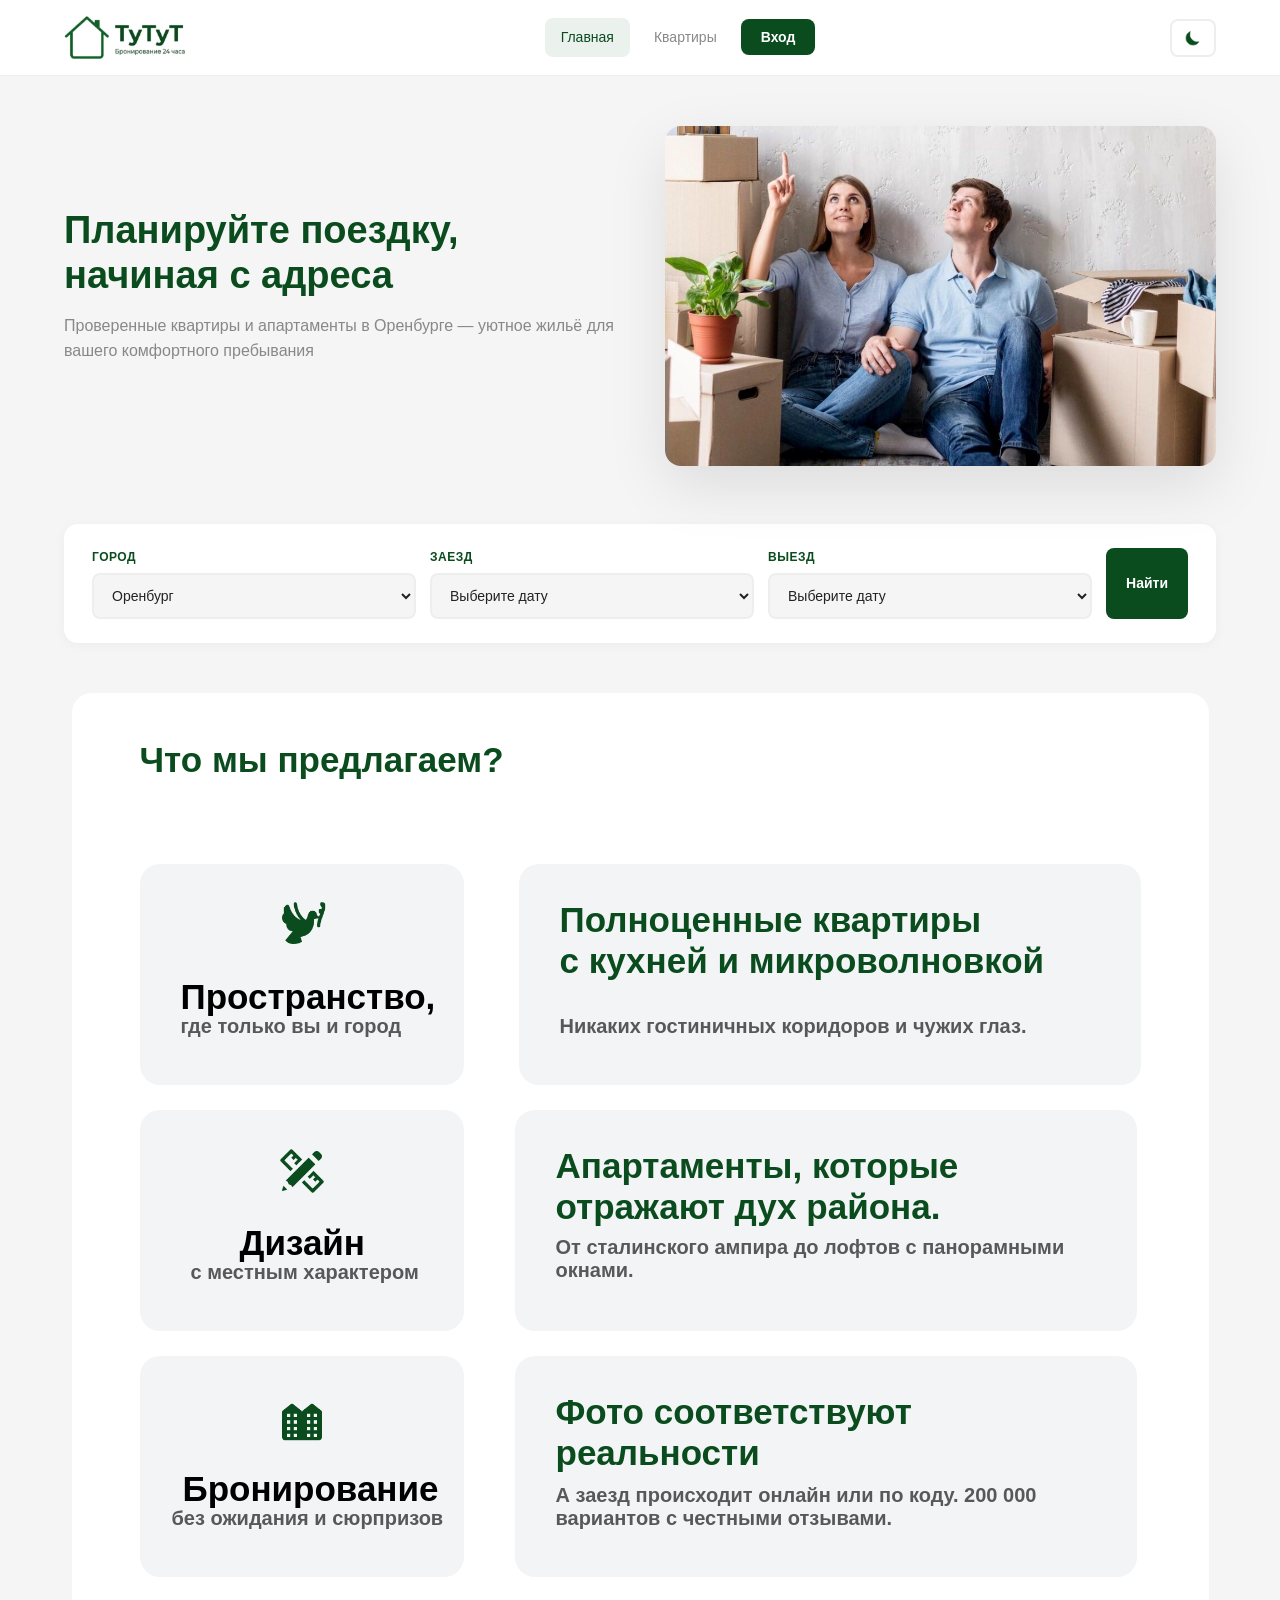
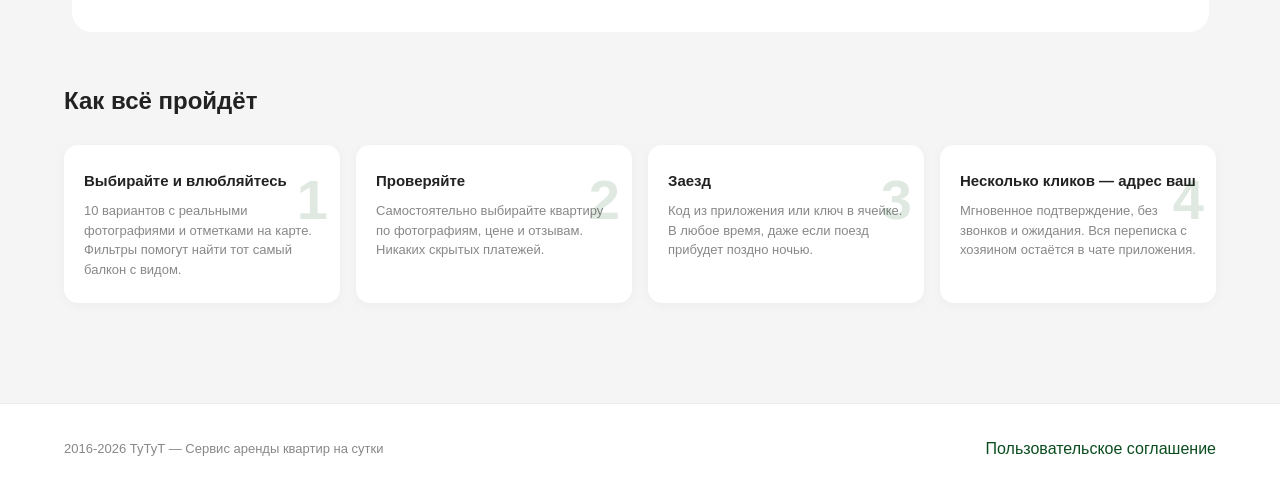
<file: index.html>
<!DOCTYPE html>
<html lang="ru">
<head>
    <meta charset="UTF-8">
    <meta name="viewport" content="width=device-width, initial-scale=1.0">
    <title>ТуТуТ</title>
    <link rel="icon" href="images/favicon.svg" type="image/svg+xml">
    <link rel="stylesheet" href="styles.css?v=2">
</head>
<body>
    <header class="header">
        <div class="container">
            <a href="index.html" class="logo">
                <img src="images/logo.svg" alt="ТуТуТ" class="logo-img logo-img-light">
                <img src="images/logo-dark.svg" alt="ТуТуТ" class="logo-img logo-img-dark">
            </a>
            <nav id="headerNav">
                <a href="index.html" class="active">Главная</a>
                <a href="search.html">Квартиры</a>
                <div id="authButtons"></div>
            </nav>
            <div class="header-right">
                <button class="theme-btn" id="themeBtn" onclick="toggleTheme()">
                    <img src="images/moon.png" alt="Тема" class="theme-icon-moon">
                    <img src="images/sun.png" alt="Тема" class="theme-icon-sun">
                </button>
                <button class="burger" id="burgerBtn" onclick="toggleMenu()">
                    <span></span>
                    <span></span>
                    <span></span>
                </button>
            </div>
        </div>
    </header>

    <main>
        <section class="hero">
            <div class="container">
                <div class="hero-content">
                    <h1>Планируйте поездку, начиная с адреса</h1>
                    <p>Проверенные квартиры и апартаменты в Оренбурге — уютное жильё для вашего комфортного пребывания</p>
                </div>
                <div class="hero-image">
                    <img src="images/tusovka.jpg" alt="Оренбург">
                </div>
            </div>
        </section>

        <section class="search-section">
            <div class="container">
                <div class="search-card">
                    <form class="search-form" id="searchForm">
                        <div>
                            <label>Город</label>
                            <select id="citySelect">
                                <option value="Оренбург">Оренбург</option>
                            </select>
                        </div>
                        <div>
                            <label>Заезд</label>
                            <select id="checkinSelect">
                                <option value="">Выберите дату</option>
                            </select>
                        </div>
                        <div>
                            <label>Выезд</label>
                            <select id="checkoutSelect">
                                <option value="">Выберите дату</option>
                            </select>
                        </div>
                        <button type="submit" class="btn">Найти</button>
                    </form>
                </div>
            </div>
        </section>

        <section class="features">
            <div class="features-container">
                <h2 class="features-title">Что мы предлагаем?</h2>
                <div class="features-inner">
                    <div class="feature-card card-1">
                        <img src="images/ptichka.svg" alt="" class="feature-icon">
                        <h3>Пространство,</h3>
                        <p>где только вы и город</p>
                    </div>
                    <div class="feature-card card-2">
                        <h3>Полноценные квартиры <br> c кухней и микроволновкой</h3>
                        <p>Никаких гостиничных коридоров и чужих глаз.</p>
                    </div>
                    <div class="feature-card card-3">
                        <img src="images/Design.svg" alt="" class="feature-icon">
                        <h3>Дизайн</h3>
                        <p>с местным характером</p>
                    </div>
                    <div class="feature-card card-4">
                        <h3>Апартаменты, которые отражают дух района.</h3>
                        <p>От сталинского ампира до лофтов с панорамными окнами.</p>
                    </div>
                    <div class="feature-card card-5">
                        <img src="images/Apartment.svg" alt="" class="feature-icon">
                        <h3>Бронирование</h3>
                        <p>без ожидания и сюрпризов</p>
                    </div>
                    <div class="feature-card card-6">
                        <h3>Фото соответствуют реальности</h3>
                        <p>А заезд происходит онлайн или по коду. 200 000 вариантов с честными отзывами.</p>
                    </div>
                </div>
            </div>
        </section>

        <section class="steps">
            <div class="container">
                <h2 class="section-title">Как всё пройдёт</h2>
                <div class="steps-grid">
                    <div class="step-card">
                        <h3>Выбирайте и влюбляйтесь</h3>
                        <p>10 вариантов с реальными фотографиями и отметками на карте. Фильтры помогут найти тот самый балкон с видом.</p>
                        <span class="step-number">1</span>
                    </div>
                    <div class="step-card">
                        <h3>Проверяйте</h3>
                        <p>Самостоятельно выбирайте квартиру по фотографиям, цене и отзывам. Никаких скрытых платежей.</p>
                        <span class="step-number">2</span>
                    </div>
                    <div class="step-card">
                        <h3>Заезд</h3>
                        <p>Код из приложения или ключ в ячейке. В любое время, даже если поезд прибудет поздно ночью.</p>
                        <span class="step-number">3</span>
                    </div>
                    <div class="step-card">
                        <h3>Несколько кликов — адрес ваш</h3>
                        <p>Мгновенное подтверждение, без звонков и ожидания. Вся переписка с хозяином остаётся в чате приложения.</p>
                        <span class="step-number">4</span>
                    </div>
                </div>
            </div>
        </section>
    </main>

    <footer class="footer">
        <div class="container">
            <p>2016-2026 ТуТуТ — Сервис аренды квартир на сутки</p>
            <a href="#">Пользовательское соглашение</a>
        </div>
    </footer>

    <!-- Модалка входа -->
    <div class="modal" id="loginModal">
        <div class="modal-content">
            <button class="modal-close" onclick="closeModal('loginModal')">x</button>
            <h2>Вход в аккаунт</h2>
            <form id="loginForm">
                <div class="form-group">
                    <label>Email или телефон</label>
                    <input type="text" id="loginEmail" placeholder="example@mail.ru" required maxlength="100">
                </div>
                <div class="form-group">
                    <label>Пароль</label>
                    <input type="password" id="loginPassword" placeholder="Введите пароль" required maxlength="50">
                </div>
                <button type="submit" class="btn">Войти</button>
            </form>
            <div class="modal-footer">
                Нет аккаунта? 
                <a href="#" onclick="event.preventDefault(); closeModal('loginModal'); openModal('registerModal')">
                    Зарегистрироваться
                </a>
            </div>
        </div>
    </div>

    <!-- Модалка регистрации -->
    <div class="modal" id="registerModal">
        <div class="modal-content">
            <button class="modal-close" onclick="closeModal('registerModal')">x</button>
            <h2>Регистрация</h2>
            <form id="registerForm">
                <div class="form-group">
                    <label>Ваше имя</label>
                    <input type="text" id="regName" placeholder="Иван" required maxlength="50">
                </div>
                <div class="form-group">
                    <label>Email</label>
                    <input type="email" id="regEmail" placeholder="example@mail.ru" required maxlength="100">
                </div>
                <div class="form-group">
                    <label>Пароль</label>
                    <input type="password" id="regPassword" placeholder="Минимум 6 символов" required minlength="6" maxlength="50">
                </div>
                <button type="submit" class="btn">Зарегистрироваться</button>
            </form>
            <div class="modal-footer">
                Уже есть аккаунт? 
                <a href="#" onclick="event.preventDefault(); closeModal('registerModal'); openModal('loginModal')">
                    Войти
                </a>
            </div>
        </div>
    </div>

    <script>
        // Инициализация темы
        function initTheme() {
            var t = localStorage.getItem('theme');
            if (t === 'dark') {
                document.documentElement.setAttribute('data-theme', 'dark');
            } else if (t === 'light') {
                document.documentElement.removeAttribute('data-theme');
            } else if (window.matchMedia('(prefers-color-scheme: dark)').matches) {
                document.documentElement.setAttribute('data-theme', 'dark');
            }
        }

        // Переключение темы
        function toggleTheme() {
            if (document.documentElement.hasAttribute('data-theme')) {
                document.documentElement.removeAttribute('data-theme');
                localStorage.setItem('theme', 'light');
            } else {
                document.documentElement.setAttribute('data-theme', 'dark');
                localStorage.setItem('theme', 'dark');
            }
        }

        // Переключение меню
        function toggleMenu() {
            document.getElementById('headerNav').classList.toggle('open');
            document.getElementById('burgerBtn').classList.toggle('open');
        }

        // Проверка авторизации
        function checkAuth() {
            var user = localStorage.getItem('user');
            var authDiv = document.getElementById('authButtons');
            
            if (user) {
                user = JSON.parse(user);
                var fl = user.name ? user.name.charAt(0).toUpperCase() : user.email.charAt(0).toUpperCase();
                var sn = user.name ? user.name.split(' ')[0] : user.email.split('@')[0];
                authDiv.innerHTML = 
                    '<div class="user-menu">' +
                        '<button class="user-btn" onclick="toggleUserMenu()">' +
                            '<span class="avatar">' + fl + '</span>' +
                            sn +
                        '</button>' +
                        '<div class="user-dropdown" id="userDropdown">' +
                            '<a href="profile.html">Личный кабинет</a>' +
                            '<a href="#" class="logout" onclick="logout()">Выйти</a>' +
                        '</div>' +
                    '</div>';
            } else {
                authDiv.innerHTML = '<button class="btn" onclick="openModal(\'loginModal\')">Вход</button>';
            }
        }

        function toggleUserMenu() {
            document.getElementById('userDropdown').classList.toggle('active');
        }

        document.addEventListener('click', function(e) {
            var d = document.getElementById('userDropdown');
            var b = document.querySelector('.user-btn');
            if (d && b && !b.contains(e.target) && !d.contains(e.target)) {
                d.classList.remove('active');
            }
        });

        function openModal(id) { 
            document.getElementById(id).classList.add('active'); 
        }
        
        function closeModal(id) { 
            document.getElementById(id).classList.remove('active'); 
        }

        document.querySelectorAll('.modal').forEach(function(m) {
            m.addEventListener('click', function(e) {
                if (e.target === m) m.classList.remove('active');
            });
        });

        document.getElementById('loginForm').onsubmit = function(e) {
            e.preventDefault();
            var email = document.getElementById('loginEmail').value.trim();
            var user = { email: email, name: email.split('@')[0] };
            localStorage.setItem('user', JSON.stringify(user));
            closeModal('loginModal');
            checkAuth();
            this.reset();
        };

        document.getElementById('registerForm').onsubmit = function(e) {
            e.preventDefault();
            var name = document.getElementById('regName').value.trim();
            var email = document.getElementById('regEmail').value.trim();
            var user = { email: email, name: name };
            localStorage.setItem('user', JSON.stringify(user));
            closeModal('registerModal');
            checkAuth();
            this.reset();
            alert('Регистрация прошла успешно!');
        };

        function logout() {
            localStorage.removeItem('user');
            checkAuth();
        }

        // Заполнение дат
        var months = ['Январь', 'Февраль', 'Март', 'Апрель', 'Май', 'Июнь', 
                     'Июль', 'Август', 'Сентябрь', 'Октябрь', 'Ноябрь', 'Декабрь'];
        var daysInMonth = [31, 28, 31, 30, 31, 30, 31, 31, 30, 31, 30, 31];
        
        for (var m = 0; m < 12; m++) {
            for (var d = 1; d <= daysInMonth[m]; d++) {
                var date = '2026-' + String(m + 1).padStart(2, '0') + '-' + String(d).padStart(2, '0');
                var label = d + ' ' + months[m] + ' 2026';
                
                var opt1 = document.createElement('option');
                opt1.value = date;
                opt1.text = label;
                checkinSelect.appendChild(opt1);
                
                var opt2 = document.createElement('option');
                opt2.value = date;
                opt2.text = label;
                checkoutSelect.appendChild(opt2);
            }
        }

        document.getElementById('searchForm').onsubmit = function(e) {
            e.preventDefault();
            var city = document.getElementById('citySelect').value;
            var checkin = checkinSelect.value;
            var checkout = checkoutSelect.value;
            
            var url = 'search.html?city=' + encodeURIComponent(city);
            if (checkin) url += '&checkin=' + checkin;
            if (checkout) url += '&checkout=' + checkout;
            
            window.location.href = url;
        };

        initTheme();
        checkAuth();
    </script>
</body>
</html>
</file>
<file: styles.css>
/* === БАЗОВЫЕ СТИЛИ === */
* {
    margin: 0;
    padding: 0;
    box-sizing: border-box;
}

:root {
    --bg: #F5F5F5;
    --bg-card: #fff;
    --bg-header: #fff;
    --text: #222;
    --text-muted: #888;
    --border: #eee;
    --accent: #0A4C1E;
    --accent-hover: #083B16;
    --shadow: 0 2px 12px rgba(0,0,0,0.04);
    --shadow-hover: 0 8px 30px rgba(0,0,0,0.12);
}

[data-theme="dark"] {
    --bg: #1a1a1a;
    --bg-card: #252525;
    --bg-header: #252525;
    --text: #e0e0e0;
    --text-muted: rgba(224, 224, 224, 0.64);
    --border: #333;
    --accent: #4CAF50;
    --accent-hover: #388E3C;
    --shadow: 0 2px 12px rgba(0,0,0,0.2);
    --shadow-hover: 0 8px 30px rgba(0,0,0,0.4);
}

body {
    font-family: -apple-system, BlinkMacSystemFont, 'Segoe UI', Roboto, sans-serif;
    background: var(--bg);
    color: var(--text);
    line-height: 1.6;
    max-width: 100%;
    overflow-x: hidden;
}

html {
    max-width: 100%;
    overflow-x: hidden;
}

a {
    color: var(--accent);
    text-decoration: none;
}

.container {
    max-width: 1200px;
    margin: 0 auto;
    padding: 0 24px;
}

@media (max-width: 768px) {
    .container {
        padding: 0 16px;
    }
}

/* === ШАПКА === */
.header {
    background: var(--bg-header);
    padding: 14px 0;
    position: sticky;
    top: 0;
    z-index: 100;
    border-bottom: 1px solid var(--border);
    width: 100%;
}

.header .container {
    display: flex;
    justify-content: space-between;
    align-items: center;
    gap: 20px;
}

.logo {
    display: flex;
    align-items: center;
}

.logo-img {
    width: 126px;
    height: 47px;
}

.logo-img-light {
    display: block;
}

.logo-img-dark {
    display: none;
}

[data-theme="dark"] .logo-img-light {
    display: none;
}

[data-theme="dark"] .logo-img-dark {
    display: block;
}

.header nav {
    display: flex;
    align-items: center;
    gap: 8px;
}

.header nav a {
    font-weight: 500;
    color: var(--text-muted);
    font-size: 14px;
    padding: 8px 16px;
    border-radius: 8px;
    transition: all 0.2s;
}

.header nav a:hover {
    color: var(--accent);
    background: rgba(10, 76, 30, 0.05);
}

.header nav a.active {
    color: var(--accent);
    background: rgba(10, 76, 30, 0.08);
}

@media (max-width: 768px) {
    .header nav {
        display: none;
        position: fixed;
        top: 66px;
        left: 0;
        right: 0;
        background: var(--bg-header);
        flex-direction: column;
        padding: 20px;
        box-shadow: var(--shadow-hover);
        border-bottom: 1px solid var(--border);
    }
    .header nav.open {
        display: flex;
    }
}

.header-right {
    display: flex;
    align-items: center;
    gap: 12px;
}

.theme-btn {
    background: none;
    border: 2px solid var(--border);
    cursor: pointer;
    padding: 8px 12px;
    border-radius: 8px;
    font-size: 14px;
    color: var(--text-muted);
    transition: all 0.2s;
    display: flex;
    align-items: center;
    gap: 6px;
}

.theme-btn:hover {
    border-color: var(--accent);
    color: var(--accent);
}

.theme-btn img {
    width: 18px;
    height: 18px;
}

.theme-icon-sun,
.theme-icon-moon {
    display: none;
}

[data-theme="dark"] .theme-icon-sun {
    display: block;
}

[data-theme="dark"] .theme-icon-moon {
    display: none;
}

body:not([data-theme]) .theme-icon-moon {
    display: block;
}

body:not([data-theme]) .theme-icon-sun {
    display: none;
}

.burger {
    display: none;
    flex-direction: column;
    gap: 5px;
    background: none;
    border: none;
    cursor: pointer;
    padding: 8px;
}

@media (max-width: 768px) {
    .burger {
        display: flex;
    }
}

.burger span {
    display: block;
    width: 24px;
    height: 2px;
    background: var(--text);
    transition: all 0.3s;
}

.burger.open span:nth-child(1) {
    transform: rotate(45deg) translate(5px, 5px);
}

.burger.open span:nth-child(2) {
    opacity: 0;
}

.burger.open span:nth-child(3) {
    transform: rotate(-45deg) translate(5px, -5px);
}

/* === КНОПКИ === */
.btn {
    background: var(--accent);
    color: #fff;
    padding: 10px 20px;
    border: none;
    border-radius: 8px;
    cursor: pointer;
    font-size: 14px;
    font-weight: 600;
    transition: all 0.2s;
}

.btn:hover {
    background: var(--accent-hover);
}

.btn-outline {
    background: transparent;
    color: var(--accent);
    border: 2px solid var(--accent);
}

.btn-outline:hover {
    background: var(--accent);
    color: #fff;
}

.btn:disabled {
    background: #ccc;
    cursor: not-allowed;
}

/* === ХЛЕБНЫЕ КРОШКИ === */
.breadcrumbs {
    padding: 16px 0;
    font-size: 13px;
    color: var(--text-muted);
    display: flex;
    align-items: center;
    gap: 8px;
    flex-wrap: wrap;
}

.breadcrumbs a {
    color: var(--text-muted);
}

.breadcrumbs span {
    color: var(--border);
}

.breadcrumbs .current {
    color: var(--text);
    font-weight: 500;
}

/* === ГЛАВНАЯ === */
.hero {
    padding: 50px 0;
}

@media (max-width: 768px) {
    .hero {
        padding: 30px 0;
    }
}

.hero .container {
    display: grid;
    grid-template-columns: 1fr 1fr;
    gap: 50px;
    align-items: center;
}

@media (max-width: 768px) {
    .hero .container {
        grid-template-columns: 1fr;
        gap: 30px;
    }
}

.hero-content h1 {
    font-size: 38px;
    font-weight: 700;
    color: var(--accent);
    margin-bottom: 14px;
    line-height: 1.2;
}

@media (max-width: 768px) {
    .hero-content h1 {
        font-size: 28px;
        text-align: center;
    }
}

.hero-content p {
    font-size: 16px;
    color: var(--text-muted);
    margin-bottom: 28px;
}

@media (max-width: 768px) {
    .hero-content p {
        text-align: center;
    }
}

.hero-image img {
    width: 100%;
    height: 340px;
    object-fit: cover;
    border-radius: 16px;
    box-shadow: 0 20px 60px rgba(0, 0, 0, 0.1);
}

@media (max-width: 768px) {
    .hero-image img {
        height: 220px;
    }
}

/* === ПОИСК === */
.search-section {
    padding: 0 0 50px;
}

@media (max-width: 768px) {
    .search-section {
        padding: 0 0 30px;
    }
}

.search-card {
    background: var(--bg-card);
    padding: 24px 28px;
    border-radius: 14px;
    box-shadow: var(--shadow);
}

.search-form {
    display: flex;
    gap: 14px;
    align-items: stretch;
}

@media (max-width: 768px) {
    .search-form {
        flex-direction: column;
    }
}

.search-form > div {
    flex: 1;
    display: flex;
    flex-direction: column;
    justify-content: center;
}

.search-form label {
    display: block;
    font-size: 12px;
    font-weight: 600;
    color: var(--accent);
    margin-bottom: 6px;
    text-transform: uppercase;
    letter-spacing: 0.5px;
}

.search-form select,
.search-form input {
    width: 100%;
    padding: 12px 14px;
    border: 2px solid var(--border);
    border-radius: 8px;
    font-size: 14px;
    background: var(--bg);
    color: var(--text);
    transition: border-color 0.2s;
}

.search-form select:focus,
.search-form input:focus {
    border-color: var(--accent);
    outline: none;
}

/* === ПРЕИМУЩЕСТВА === */
.features {
    padding: 0;
}

.features-container {
    width: 1137px;
    margin: 0 auto;
    background: #FFFFFF;
    border-radius: 20px;
    padding: 46px 68px 50px;
    position: relative;
}

.features-title {
    font-family: 'Roboto', sans-serif;
    font-size: 35px;
    font-weight: 700;
    color: #0A4C1E;
    margin: 0 0 84px 0;
    line-height: 1.171875;
}

.features-inner {
    position: relative;
    width: 100%;
    height: 718px;
}

.feature-card {
    position: absolute;
    background: #F2F4F6;
    border-radius: 20px;
    padding: 35px 41px;
}

.feature-card .feature-icon {
    position: absolute;
    width: 50px;
    height: 50px;
    object-fit: contain;
    background: transparent;
}

.feature-card h3 {
    font-family: 'Roboto', sans-serif;
    font-weight: 700;
    line-height: 1.171875;
    margin: 0;
    font-size: 35px;
    color: #0A4C1E;
}

.feature-card p {
    font-family: 'Roboto', sans-serif;
    font-weight: 700;
    font-size: 20px;
    line-height: 1.171875;
    margin: 0;
    color: rgba(0, 0, 0, 0.64);
}

/* Карточка 1 - Пространство (324x221) */
.card-1 {
    width: 324px;
    height: 221px;
    top: 0;
    left: 0;
}

.card-1 .feature-icon {
    top: 35px;
    right: 137px;
}

.card-1 h3 {
    position: absolute;
    bottom: 68px;
    left: 41px;
    font-size: 35px;
    color: #000000;
}

.card-1 p {
    position: absolute;
    bottom: 46px;
    left: 41px;
    font-size: 20px;
}

/* Карточка 2 - Полноценные квартиры (622x221) */
.card-2 {
    width: 622px;
    height: 221px;
    top: 0;
    right: 0;
}

.card-2 h3 {
    position: absolute;
    top: 35px;
    left: 41px;
}

.card-2 p {
    position: absolute;
    bottom: 46px;
    left: 41px;
}

/* Карточка 3 - Дизайн (324x221) */
.card-3 {
    width: 324px;
    height: 221px;
    top: 246px;
    left: 0;
}

.card-3 .feature-icon {
    top: 36px;
    right: 137px;
}

.card-3 h3 {
    position: absolute;
    bottom: 68px;
    left: 100px;
    font-size: 35px;
    color: #000000;
}

.card-3 p {
    position: absolute;
    bottom: 46px;
    left: 51px;
    font-size: 20px;
}

/* Карточка 4 - Апартаменты (622x221) */
.card-4 {
    width: 622px;
    height: 221px;
    top: 246px;
    left: 375px;
}

.card-4 h3 {
    position: absolute;
    top: 35px;
    left: 41px;
}

.card-4 p {
    position: absolute;
    top: 126px;
    left: 41px;
}

/* Карточка 5 - Бронирование (324x221) */
.card-5 {
    width: 324px;
    height: 221px;
    top: 492px;
    left: 0;
}

.card-5 .feature-icon {
    top: 41px;
    right: 137px;
}

.card-5 h3 {
    position: absolute;
    bottom: 68px;
    left: 43px;
    font-size: 35px;
    color: #000000;
}

.card-5 p {
    position: absolute;
    bottom: 46px;
    left: 32px;
    font-size: 20px;
}

/* Карточка 6 - Фото (622x221) */
.card-6 {
    width: 622px;
    height: 221px;
    top: 492px;
    left: 375px;
}

.card-6 h3 {
    position: absolute;
    top: 35px;
    left: 41px;
    max-width: 540px;
    word-wrap: break-word;
    overflow-wrap: break-word;
}

.card-6 p {
    position: absolute;
    bottom: 46px;
    left: 41px;
}

[data-theme="dark"] .features-container {
    background: #252525;
}

[data-theme="dark"] .features-title {
    color: #4CAF50;
}

[data-theme="dark"] .feature-card {
    background: #333;
}

[data-theme="dark"] .feature-card h3 {
    color: #4CAF50;
}

[data-theme="dark"] .card-1 h3,
[data-theme="dark"] .card-3 h3,
[data-theme="dark"] .card-5 h3 {
    color: #e0e0e0;
}

[data-theme="dark"] .feature-card p {
    color: rgba(224, 224, 224, 0.64);
}

[data-theme="dark"] .feature-card .feature-icon {
    background: transparent;
}

@media (max-width: 1200px) {
    .features-container {
        width: 100%;
        padding: 30px 20px;
    }

    .features-inner {
        position: static;
        height: auto;
        display: flex;
        flex-direction: column;
        gap: 16px;
    }

    .feature-card {
        position: static;
        width: 100% !important;
        height: auto !important;
        min-height: 100px;
    }

    .feature-card h3 {
        position: static;
        font-size: 18px !important;
        margin-bottom: 8px;
    }

    .feature-card p {
        position: static;
        font-size: 14px;
    }

    .feature-card .feature-icon {
        display: none;
    }
}

/* === ШАГИ === */
.steps {
    padding: 50px 0;
}

.steps .section-title {
    margin-bottom: 25px;
}

@media (max-width: 768px) {
    .steps {
        padding: 30px 0;
    }
}

.steps-grid {
    display: grid;
    grid-template-columns: repeat(4, 1fr);
    gap: 16px;
}

@media (max-width: 768px) {
    .steps-grid {
        grid-template-columns: 1fr 1fr;
    }
}

@media (max-width: 480px) {
    .steps-grid {
        grid-template-columns: 1fr;
    }
}

.step-card {
    background: var(--bg-card);
    padding: 24px 20px;
    border-radius: 14px;
    box-shadow: var(--shadow);
    position: relative;
    transition: all 0.3s;
}

.step-card:hover {
    transform: translateY(-4px);
}

.step-card h3 {
    font-size: 15px;
    font-weight: 700;
    color: var(--text);
    margin-bottom: 8px;
}

.step-card p {
    font-size: 13px;
    color: var(--text-muted);
    line-height: 1.5;
}

.step-number {
    font-size: 56px;
    font-weight: 800;
    color: var(--accent);
    position: absolute;
    right: 12px;
    top: 10px;
    opacity: 0.12;
}

/* === ПОДВАЛ === */
.footer {
    background: var(--bg-header);
    padding: 32px 0;
    margin-top: 50px;
    border-top: 1px solid var(--border);
}

.footer .container {
    display: flex;
    justify-content: space-between;
    align-items: center;
}

@media (max-width: 768px) {
    .footer .container {
        flex-direction: column;
        gap: 14px;
        text-align: center;
    }
}

.footer p {
    font-size: 13px;
    color: var(--text-muted);
}

/* === МОДАЛКИ === */
.modal {
    display: none;
    position: fixed;
    top: 0;
    left: 0;
    width: 100%;
    height: 100%;
    background: rgba(0, 0, 0, 0.5);
    z-index: 1000;
    justify-content: center;
    align-items: center;
}

.modal.active {
    display: flex;
}

.modal-content {
    background: var(--bg-card);
    padding: 36px;
    border-radius: 16px;
    width: 100%;
    max-width: 400px;
    position: relative;
    box-shadow: 0 25px 80px rgba(0, 0, 0, 0.2);
}

.modal-close {
    position: absolute;
    top: 14px;
    right: 14px;
    width: 30px;
    height: 30px;
    border: none;
    background: var(--border);
    border-radius: 50%;
    cursor: pointer;
    font-size: 16px;
    color: var(--text-muted);
    transition: all 0.2s;
}

.modal-close:hover {
    background: var(--text-muted);
    color: var(--bg);
}

.modal-content h2 {
    color: var(--accent);
    margin-bottom: 24px;
    font-size: 22px;
}

.modal-content .form-group {
    margin-bottom: 14px;
}

.modal-content label {
    display: block;
    font-size: 13px;
    font-weight: 600;
    color: var(--text-muted);
    margin-bottom: 6px;
}

.modal-content input,
.modal-content textarea {
    width: 100%;
    padding: 14px;
    border: 2px solid var(--border);
    border-radius: 8px;
    font-size: 14px;
    background: var(--bg);
    color: var(--text);
    transition: border-color 0.2s;
}

.modal-content input:focus,
.modal-content textarea:focus {
    border-color: var(--accent);
    outline: none;
}

.modal-content textarea {
    min-height: 70px;
    resize: vertical;
}

.modal-content .btn {
    width: 100%;
    margin-top: 8px;
    padding: 14px;
}

.modal-footer {
    text-align: center;
    margin-top: 16px;
    font-size: 13px;
    color: var(--text-muted);
}

.modal-footer a {
    color: var(--accent);
    font-weight: 600;
}

/* === МЕНЮ ПОЛЬЗОВАТЕЛЯ === */
.user-menu {
    position: relative;
}

.user-btn {
    display: flex;
    align-items: center;
    gap: 8px;
    background: rgba(10, 76, 30, 0.08);
    color: var(--accent);
    padding: 8px 14px;
    border-radius: 8px;
    cursor: pointer;
    font-size: 13px;
    font-weight: 600;
    border: none;
    transition: all 0.2s;
}

.user-btn:hover {
    background: rgba(10, 76, 30, 0.12);
}

.user-btn .avatar {
    width: 28px;
    height: 28px;
    background: var(--accent);
    color: #fff;
    border-radius: 50%;
    display: flex;
    align-items: center;
    justify-content: center;
    font-size: 12px;
}

.user-dropdown {
    display: none;
    position: absolute;
    top: 100%;
    right: 0;
    margin-top: 8px;
    background: var(--bg-card);
    border-radius: 10px;
    box-shadow: var(--shadow-hover);
    min-width: 200px;
    overflow: hidden;
}

.user-dropdown.active {
    display: block;
}

.user-dropdown a {
    display: flex;
    align-items: center;
    gap: 10px;
    padding: 14px 18px;
    font-size: 14px;
    color: var(--text);
    transition: background 0.2s;
}

.user-dropdown a:hover {
    background: var(--border);
}

.user-dropdown a.logout {
    color: #dc3545;
    border-top: 1px solid var(--border);
}

/* === СТРАНИЦА ПОИСКА === */
.search-page {
    padding: 36px 0 60px;
}

.search-page .section-title {
    text-align: left;
    margin-bottom: 20px;
}

.date-filter {
    display: flex;
    gap: 16px;
    margin-bottom: 28px;
}

.date-filter > div {
    display: flex;
    align-items: center;
    gap: 10px;
}

.date-filter label {
    font-weight: 600;
    color: var(--text-muted);
    font-size: 13px;
}

.date-filter input {
    padding: 10px 14px;
    border: 2px solid var(--border);
    border-radius: 8px;
    font-size: 13px;
    background: var(--bg);
    color: var(--text);
}

.listings-grid {
    display: flex;
    flex-direction: column;
    gap: 16px;
}

/* === КАРТОЧКА КВАРТИРЫ === */
.listing-card {
    background: var(--bg-card);
    border-radius: 12px;
    overflow: hidden;
    box-shadow: var(--shadow);
    border: 1px solid var(--border);
    display: flex;
    cursor: pointer;
}

.listing-card:hover {
    box-shadow: var(--shadow-hover);
}

.listing-gallery {
    width: 240px;
    flex-shrink: 0;
    display: flex;
    flex-direction: column;
    position: relative;
}

.listing-gallery .main-photo {
    width: 100%;
    height: 180px;
    object-fit: cover;
}

.listing-gallery .thumbnails {
    display: flex;
    gap: 4px;
    padding: 8px;
    background: #f5f5f5;
}

.listing-gallery .thumb {
    width: 52px;
    height: 52px;
    object-fit: cover;
    border-radius: 6px;
    cursor: pointer;
    opacity: 0.7;
    transition: all 0.2s;
    border: 2px solid transparent;
}

.listing-gallery .thumb:hover,
.listing-gallery .thumb.active {
    opacity: 1;
    border-color: var(--accent);
}

.listing-gallery .slider-btns {
    position: absolute;
    top: 50%;
    left: 0;
    right: 0;
    transform: translateY(-50%);
    display: flex;
    justify-content: space-between;
    padding: 0 8px;
    opacity: 0;
    transition: opacity 0.2s;
}

.listing-card:hover .slider-btns {
    opacity: 1;
}

.listing-gallery .slider-btn {
    width: 32px;
    height: 32px;
    background: rgba(255,255,255,0.9);
    border: none;
    border-radius: 50%;
    cursor: pointer;
    font-size: 18px;
    display: flex;
    align-items: center;
    justify-content: center;
    box-shadow: 0 2px 8px rgba(0,0,0,0.15);
}

.listing-info {
    padding: 18px 20px;
    flex: 1;
    display: flex;
    flex-direction: column;
    justify-content: center;
}

.listing-info h3 {
    font-size: 17px;
    font-weight: 700;
    color: var(--text);
    margin-bottom: 6px;
}

.listing-info .price {
    font-size: 22px;
    font-weight: 700;
    color: var(--accent);
    margin-bottom: 4px;
}

.listing-info .price span {
    font-size: 13px;
    font-weight: 400;
    color: var(--text-muted);
}

.listing-info .address {
    font-size: 13px;
    color: var(--text-muted);
    margin-bottom: 8px;
}

.listing-info .desc {
    font-size: 13px;
    color: var(--text-muted);
    display: -webkit-box;
    -webkit-line-clamp: 2;
    -webkit-box-orient: vertical;
    overflow: hidden;
    line-height: 1.5;
}

.listing-info .tags {
    display: flex;
    gap: 6px;
    margin-top: 10px;
    flex-wrap: wrap;
}

.listing-info .tag {
    background: var(--border);
    color: var(--text-muted);
    padding: 4px 10px;
    border-radius: 4px;
    font-size: 11px;
    font-weight: 500;
}

.no-results {
    text-align: center;
    padding: 80px;
    background: var(--bg-card);
    border-radius: 14px;
    color: var(--text-muted);
    font-size: 15px;
}

@media (max-width: 768px) {
    .search-page {
        padding: 20px 0 40px;
    }
    .date-filter {
        flex-direction: column;
        gap: 12px;
    }
    .listing-card {
        flex-direction: column;
    }
    .listing-gallery {
        width: 100%;
    }
    .listing-gallery .main-photo {
        height: 200px;
    }
    .listing-gallery .thumbnails {
        display: none;
    }
    .listing-info {
        padding: 14px 16px;
    }
}

/* === СТРАНИЦА КВАРТИРЫ === */
.card-page {
    padding: 36px 0 60px;
}

.card-page .card-main {
    display: grid;
    grid-template-columns: 1fr 340px;
    gap: 32px;
    align-items: start;
}

.card-gallery {
    position: relative;
    width: 100%;
    height: 420px;
    border-radius: 14px;
    overflow: hidden;
    box-shadow: var(--shadow);
}

.card-gallery img {
    width: 100%;
    height: 100%;
    object-fit: cover;
    cursor: pointer;
}

.card-gallery .slider-btns {
    position: absolute;
    top: 50%;
    left: 0;
    right: 0;
    transform: translateY(-50%);
    display: flex;
    justify-content: space-between;
    padding: 0 16px;
}

.card-gallery .slider-btn {
    width: 44px;
    height: 44px;
    background: rgba(255, 255, 255, 0.95);
    border: none;
    border-radius: 50%;
    cursor: pointer;
    font-size: 24px;
    display: flex;
    align-items: center;
    justify-content: center;
    box-shadow: 0 2px 12px rgba(0, 0, 0, 0.2);
    color: #333;
}

.card-gallery .slider-btn:hover {
    background: #fff;
}

.card-details {
    background: var(--bg-card);
    padding: 24px;
    border-radius: 14px;
    box-shadow: var(--shadow);
}

.card-details h1 {
    font-size: 24px;
    font-weight: 700;
    color: var(--text);
    margin-bottom: 6px;
}

.card-details .address {
    font-size: 14px;
    color: var(--text-muted);
    margin-bottom: 12px;
}

.card-details .price {
    font-size: 32px;
    font-weight: 700;
    color: var(--accent);
    margin-bottom: 18px;
}

.card-details .price span {
    font-size: 14px;
    font-weight: 400;
    color: var(--text-muted);
}

.card-details h2 {
    font-size: 13px;
    font-weight: 700;
    color: var(--accent);
    text-transform: uppercase;
    letter-spacing: 0.8px;
    margin-top: 20px;
    margin-bottom: 10px;
    padding-top: 18px;
    border-top: 1px solid var(--border);
}

.card-details h2:first-child {
    border-top: none;
    padding-top: 0;
    margin-top: 0;
}

.card-details .description {
    font-size: 14px;
    color: var(--text-muted);
    line-height: 1.8;
}

.card-details .chars {
    display: flex;
    gap: 10px;
    margin: 12px 0;
    flex-wrap: wrap;
}

.card-details .char {
    background: var(--border);
    padding: 10px 14px;
    border-radius: 8px;
    font-size: 13px;
    font-weight: 500;
    color: var(--text);
}

.card-details .amenities {
    display: flex;
    flex-wrap: wrap;
    gap: 8px;
    margin: 12px 0;
}

.card-details .amenity {
    background: rgba(10, 76, 30, 0.08);
    color: var(--accent);
    padding: 6px 12px;
    border-radius: 16px;
    font-size: 12px;
    font-weight: 500;
}

.card-actions {
    display: flex;
    gap: 10px;
    margin-top: 18px;
    padding-top: 18px;
    border-top: 1px solid var(--border);
}

.card-actions .btn {
    flex: 1;
    padding: 12px;
}

.card-sidebar {
    display: flex;
    flex-direction: column;
    gap: 14px;
}

.card-booking {
    background: var(--bg-card);
    padding: 22px;
    border-radius: 14px;
    box-shadow: var(--shadow);
    height: auto;
}

.card-booking .price {
    font-size: 24px;
    font-weight: 700;
    color: var(--accent);
    margin-bottom: 14px;
}

.card-booking .price span {
    font-size: 13px;
    font-weight: 400;
    color: var(--text-muted);
}

.card-map {
    background: var(--bg-card);
    padding: 16px;
    border-radius: 14px;
    box-shadow: var(--shadow);
}

.card-map h3 {
    font-size: 14px;
    font-weight: 700;
    color: var(--text);
    margin-bottom: 12px;
}

.card-map img {
    width: 100%;
    height: 160px;
    object-fit: cover;
    border-radius: 8px;
    background: var(--border);
}

.booking-info {
    background: var(--border);
    padding: 12px;
    border-radius: 8px;
    margin-bottom: 12px;
    font-size: 13px;
}

@media (max-width: 1024px) {
    .card-page {
        padding: 20px 0 40px;
    }
    .card-page .container {
        display: block;
        max-width: 100%;
    }
    .card-page .breadcrumbs {
        padding: 0;
        margin-bottom: 24px;
    }
    .card-page .card-main {
        display: flex;
        flex-direction: column;
        gap: 16px;
    }
    .card-page .card-gallery {
        height: 350px;
    }
    .card-page .card-booking {
        position: static;
    }
    .card-page .card-map {
        width: 100%;
    }
}

@media (max-width: 768px) {
    .card-page {
        padding: 16px 0 30px;
    }
    .card-page .card-gallery {
        height: 250px;
        border-radius: 12px;
    }
    .card-page .card-details {
        padding: 16px;
    }
    .card-page .card-details h1 {
        font-size: 20px;
    }
    .card-page .card-details h2 {
        font-size: 16px;
    }
    .card-page .card-details .price {
        font-size: 24px;
    }
    .card-page .card-details .chars {
        gap: 8px;
    }
    .card-page .card-details .char {
        padding: 8px 12px;
        font-size: 12px;
    }
    .card-page .card-details .amenity {
        padding: 4px 10px;
        font-size: 11px;
    }
    .card-page .card-actions {
        flex-direction: column;
    }
    .card-page .card-actions .btn {
        width: 100%;
    }
    .card-page .card-map img {
        height: 180px;
    }
}

/* === МОДАЛКА ФОТО === */
.photo-modal {
    display: none;
    position: fixed;
    top: 0;
    left: 0;
    width: 100%;
    height: 100%;
    background: rgba(0, 0, 0, 0.95);
    z-index: 2000;
    justify-content: center;
    align-items: center;
}

.photo-modal.active {
    display: flex;
}

.photo-modal-img {
    max-width: 90%;
    max-height: 90%;
    object-fit: contain;
}

.photo-modal-close {
    position: absolute;
    top: 20px;
    right: 20px;
    width: 50px;
    height: 50px;
    background: rgba(255, 255, 255, 0.2);
    border: none;
    border-radius: 50%;
    color: #fff;
    font-size: 30px;
    cursor: pointer;
    display: flex;
    align-items: center;
    justify-content: center;
}

.photo-modal-close:hover {
    background: rgba(255, 255, 255, 0.3);
}

.photo-modal-nav {
    position: absolute;
    top: 50%;
    transform: translateY(-50%);
    width: 50px;
    height: 50px;
    background: rgba(255, 255, 255, 0.2);
    border: none;
    border-radius: 50%;
    color: #fff;
    font-size: 24px;
    cursor: pointer;
    display: flex;
    align-items: center;
    justify-content: center;
}

.photo-modal-nav:hover {
    background: rgba(255, 255, 255, 0.3);
}

.photo-modal-prev {
    left: 20px;
}

.photo-modal-next {
    right: 20px;
}

.photo-modal-counter {
    position: absolute;
    bottom: 20px;
    left: 50%;
    transform: translateX(-50%);
    color: #fff;
    font-size: 16px;
    background: rgba(0, 0, 0, 0.5);
    padding: 8px 16px;
    border-radius: 20px;
}

@media (max-width: 768px) {
    .photo-modal-nav {
        width: 40px;
        height: 40px;
        font-size: 18px;
    }
    .photo-modal-close {
        width: 40px;
        height: 40px;
        font-size: 24px;
    }
    .photo-modal-img {
        max-width: 95%;
        max-height: 85%;
    }
}

/* === ЛИЧНЫЙ КАБИНЕТ === */
.profile-page {
    padding: 40px 0;
}

@media (max-width: 768px) {
    .profile-page {
        padding: 20px 0;
    }
}

.profile-card {
    background: var(--bg-card);
    padding: 36px;
    border-radius: 16px;
    box-shadow: var(--shadow);
    max-width: 800px;
    margin: 0 auto;
}

@media (max-width: 768px) {
    .profile-card {
        padding: 24px;
    }
}

.profile-tabs {
    display: flex;
    gap: 4px;
    margin-bottom: 28px;
    border-bottom: 2px solid var(--border);
}

@media (max-width: 480px) {
    .profile-tabs {
        flex-direction: column;
        gap: 0;
    }
}

.profile-tab {
    padding: 12px 24px;
    background: none;
    border: none;
    cursor: pointer;
    font-size: 15px;
    font-weight: 600;
    color: var(--text-muted);
    position: relative;
    transition: all 0.2s;
}

.profile-tab:hover {
    color: var(--accent);
}

.profile-tab.active {
    color: var(--accent);
}

.profile-tab.active::after {
    content: '';
    position: absolute;
    bottom: -2px;
    left: 0;
    right: 0;
    height: 2px;
    background: var(--accent);
}

.profile-tab-content {
    display: none;
}

.profile-tab-content.active {
    display: block;
}

.profile-header {
    display: flex;
    align-items: center;
    gap: 20px;
    margin-bottom: 28px;
    padding-bottom: 24px;
    border-bottom: 1px solid var(--border);
}

@media (max-width: 480px) {
    .profile-header {
        flex-direction: column;
        text-align: center;
    }
}

.profile-avatar {
    width: 72px;
    height: 72px;
    background: var(--accent);
    color: #fff;
    border-radius: 50%;
    display: flex;
    align-items: center;
    justify-content: center;
    font-size: 28px;
    font-weight: 700;
    flex-shrink: 0;
}

.profile-info h2 {
    font-size: 22px;
    font-weight: 700;
    color: var(--text);
    margin-bottom: 4px;
}

.profile-info p {
    font-size: 14px;
    color: var(--text-muted);
}

.profile-section {
    margin-top: 24px;
}

.profile-section h3 {
    font-size: 15px;
    font-weight: 700;
    color: var(--accent);
    margin-bottom: 14px;
}

.form-group {
    margin-bottom: 14px;
}

.form-group label {
    display: block;
    font-size: 13px;
    font-weight: 600;
    color: var(--text-muted);
    margin-bottom: 6px;
}

.form-group input,
.form-group textarea {
    width: 100%;
    padding: 14px;
    border: 2px solid var(--border);
    border-radius: 8px;
    font-size: 14px;
    background: var(--bg);
    color: var(--text);
    transition: border-color 0.2s;
}

.form-group input:focus,
.form-group textarea:focus {
    border-color: var(--accent);
    outline: none;
}

.bookings-list {
    display: flex;
    flex-direction: column;
    gap: 12px;
}

.booking-item {
    background: var(--border);
    padding: 16px;
    border-radius: 10px;
    display: flex;
    justify-content: space-between;
    align-items: center;
    gap: 16px;
    transition: all 0.2s;
}

@media (max-width: 480px) {
    .booking-item {
        flex-direction: column;
        align-items: flex-start;
    }
}

.booking-item:hover {
    box-shadow: var(--shadow-hover);
}

.booking-item img {
    width: 80px;
    height: 60px;
    object-fit: cover;
    border-radius: 8px;
    flex-shrink: 0;
}

@media (max-width: 480px) {
    .booking-item img {
        width: 100%;
        height: 120px;
    }
}

.booking-item .info {
    flex: 1;
    min-width: 0;
}

.booking-item .apt-name {
    font-weight: 600;
    color: var(--text);
    margin-bottom: 4px;
}

.booking-item .apt-dates {
    font-size: 13px;
    color: var(--text-muted);
}

.booking-item .right {
    text-align: right;
    flex-shrink: 0;
}

@media (max-width: 480px) {
    .booking-item .right {
        text-align: left;
        width: 100%;
        display: flex;
        justify-content: space-between;
        align-items: center;
        margin-top: 12px;
    }
}

.booking-item .status {
    padding: 4px 12px;
    border-radius: 16px;
    font-size: 12px;
    font-weight: 600;
    display: inline-block;
}

.status.pending {
    background: rgba(255, 193, 7, 0.2);
    color: #856404;
}

.status.confirmed {
    background: rgba(40, 167, 69, 0.2);
    color: #155724;
}

.booking-item .price {
    font-size: 14px;
    font-weight: 600;
    color: var(--accent);
    margin-top: 4px;
}

.empty-state {
    text-align: center;
    padding: 60px 20px;
    background: var(--bg-card);
    border-radius: 14px;
}

.empty-state p {
    font-size: 16px;
    color: var(--text-muted);
    margin-bottom: 20px;
}
</file>
